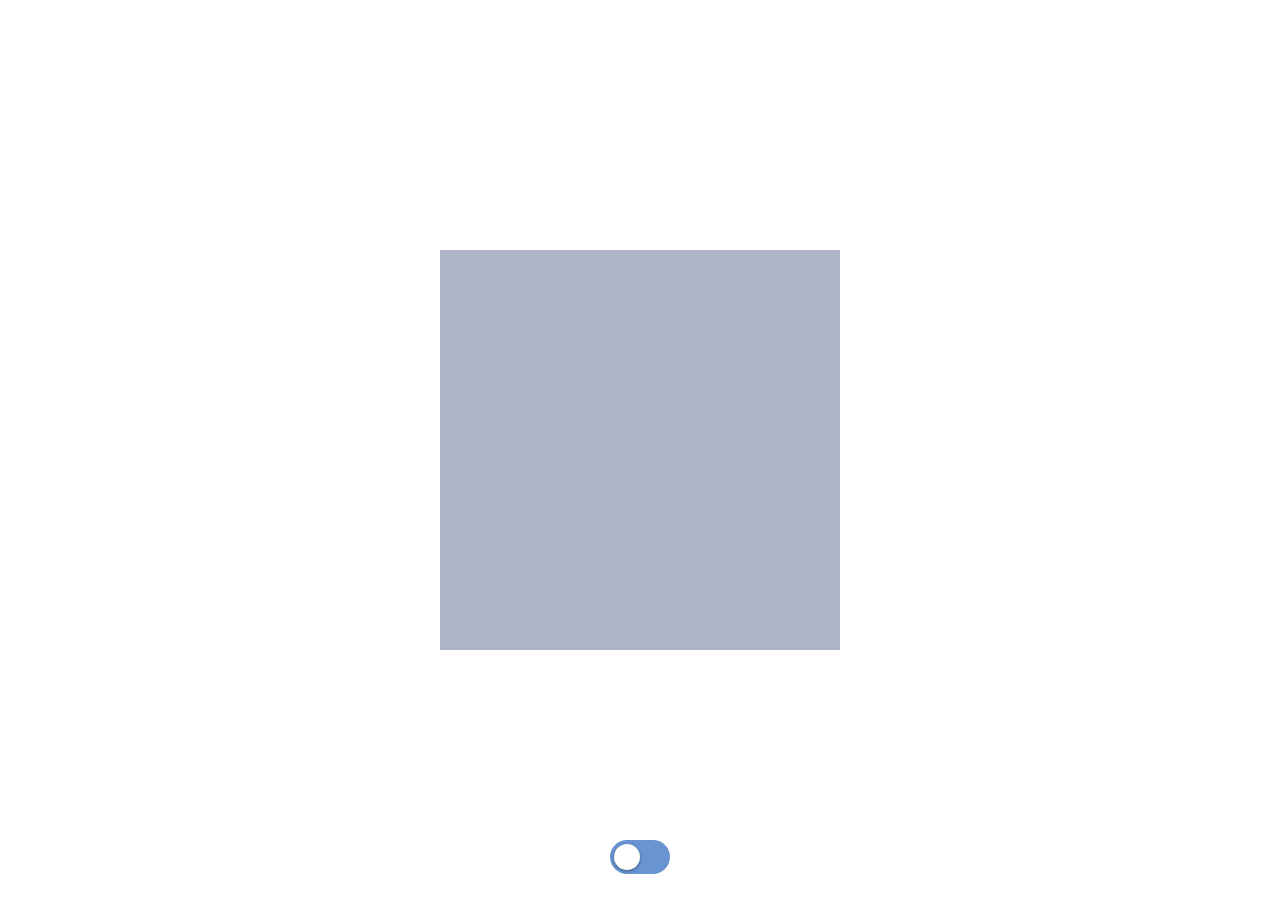
<file: 13jan/index.html>
<!DOCTYPE html>
<html lang="en">

<head>
    <meta charset="utf-8" />
    <meta name="viewport" content="width=device-width, initial-scale=1.0">

    <title>Sketch</title>

    <link href="https://cdn.jsdelivr.net/npm/bootstrap@5.3.3/dist/css/bootstrap.min.css" rel="stylesheet"
        integrity="sha384-QWTKZyjpPEjISv5WaRU9OFeRpok6YctnYmDr5pNlyT2bRjXh0JMhjY6hW+ALEwIH" crossorigin="anonymous">

    <link rel="stylesheet" type="text/css" href="style.css">

    <script src="libraries/p5.min.js"></script>
    <script src="libraries/p5.sound.min.js"></script>
</head>

<body>
    <div id="canvas-container">
        <script src="island.js"></script>
    </div>

    <div id="switch-container" class="d-flex flex-column align-items-center">
        <div class="switch">
            <input type="checkbox" id="colorToggle" />
            <label for="colorToggle" class="switch-label" aria-hidden="true"></label>
        </div>
        <div class="switch-caption mt-2"></div>
    </div>

</body>

</html>
</file>
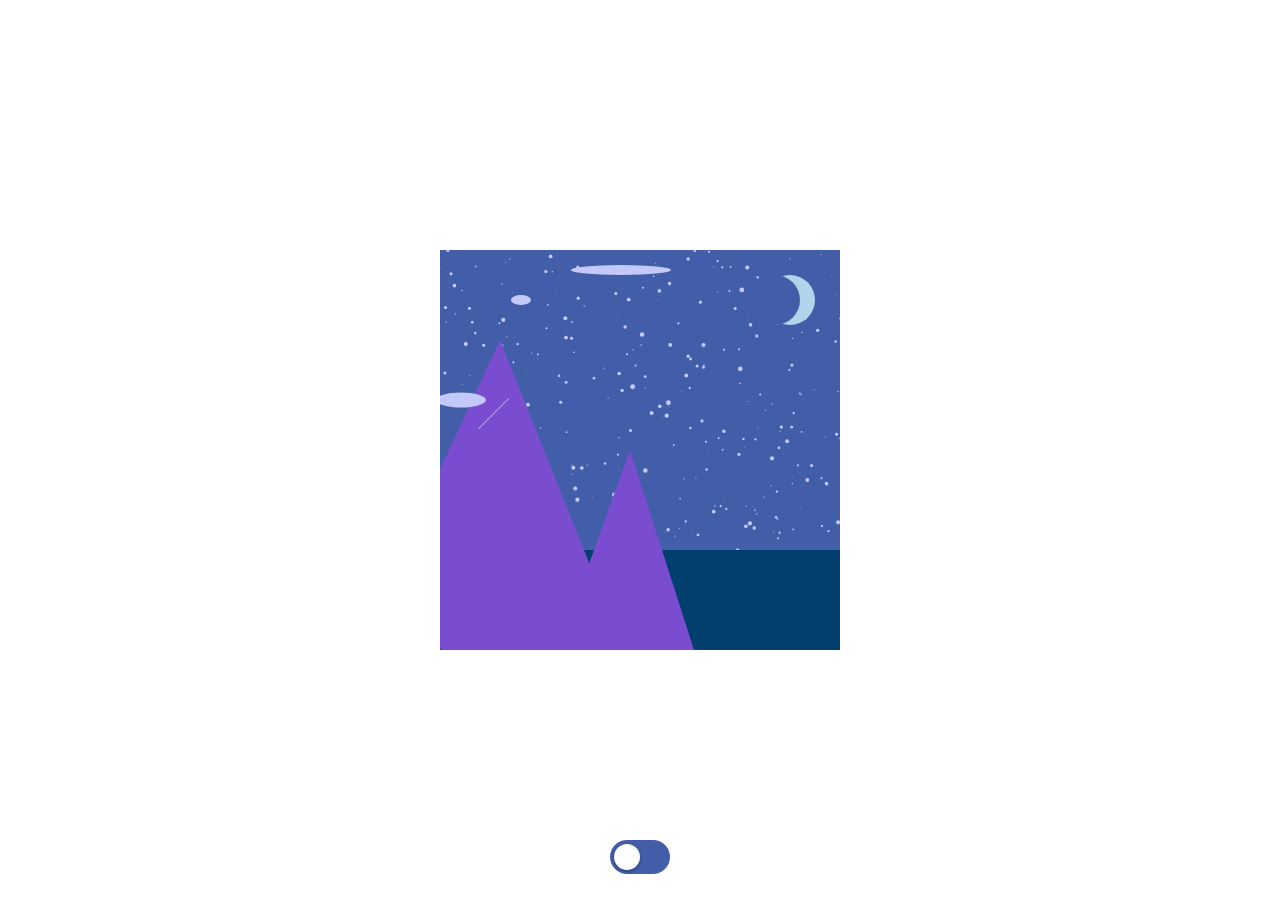
<file: 1dec/index.html>
<!DOCTYPE html>
<html lang="en">

<head>
    <meta charset="utf-8" />
    <meta name="viewport" content="width=device-width, initial-scale=1.0">

    <title>Sketch</title>

    <link href="https://cdn.jsdelivr.net/npm/bootstrap@5.3.3/dist/css/bootstrap.min.css" rel="stylesheet"
        integrity="sha384-QWTKZyjpPEjISv5WaRU9OFeRpok6YctnYmDr5pNlyT2bRjXh0JMhjY6hW+ALEwIH" crossorigin="anonymous">

    <link rel="stylesheet" type="text/css" href="style.css">

    <script src="libraries/p5.min.js"></script>
    <script src="libraries/p5.sound.min.js"></script>
</head>

<body>
    <div id="canvas-container">
        <script src="starrynight.js"></script>
    </div>

    <div id="switch-container" class="d-flex flex-column align-items-center">
        <div class="switch">
            <input type="checkbox" id="colorToggle" />
            <label for="colorToggle" class="switch-label" aria-hidden="true"></label>
        </div>
        <div class="switch-caption mt-2"></div>
    </div>
</body>

</html>
</file>
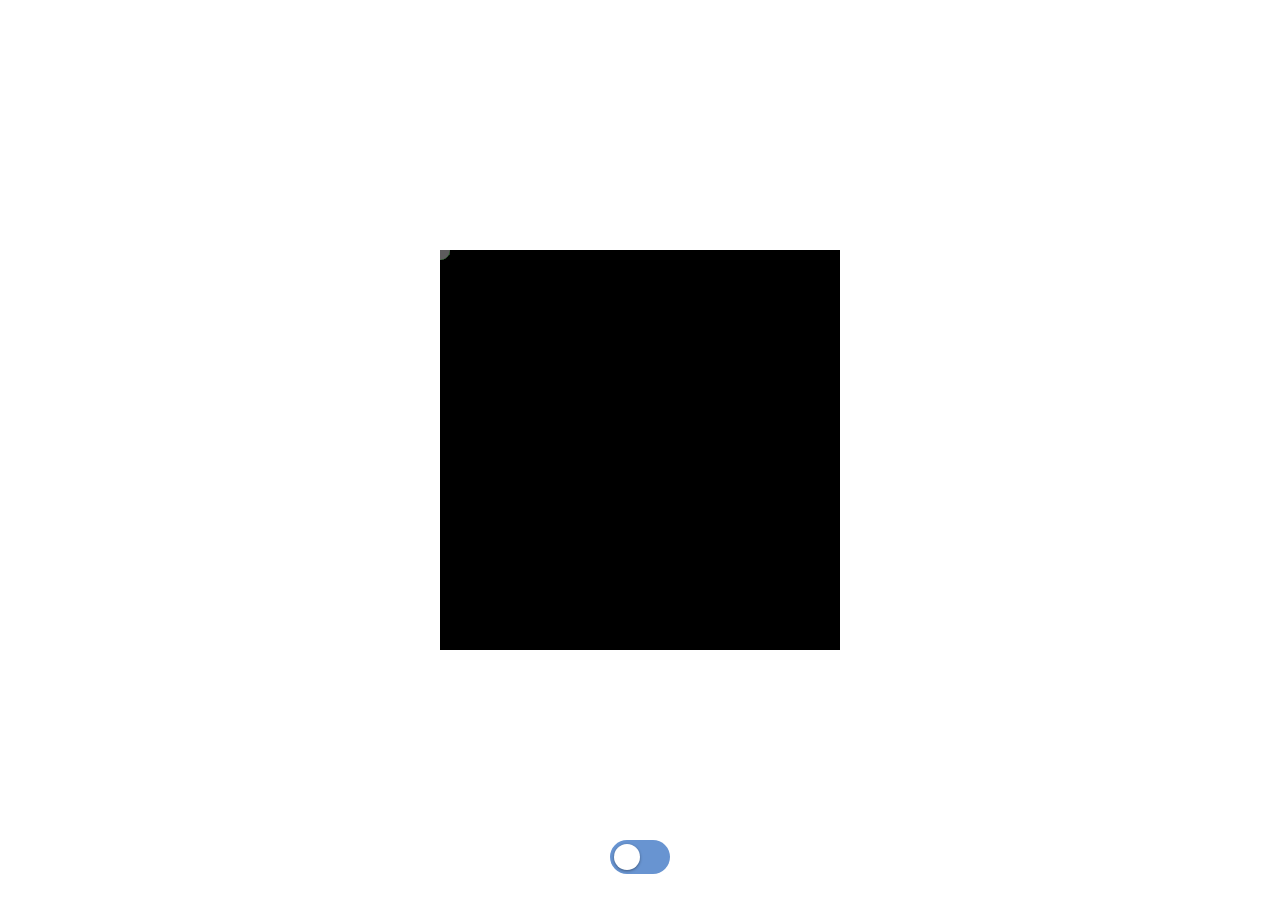
<file: 24jan/index.html>
<!DOCTYPE html>
<html lang="en">

<head>
    <meta charset="utf-8" />
    <meta name="viewport" content="width=device-width, initial-scale=1.0">

    <title>Sketch</title>

    <link href="https://cdn.jsdelivr.net/npm/bootstrap@5.3.3/dist/css/bootstrap.min.css" rel="stylesheet"
        integrity="sha384-QWTKZyjpPEjISv5WaRU9OFeRpok6YctnYmDr5pNlyT2bRjXh0JMhjY6hW+ALEwIH" crossorigin="anonymous">

    <link rel="stylesheet" type="text/css" href="style.css">

    <script src="libraries/p5.min.js"></script>
    <script src="libraries/p5.sound.min.js"></script>
</head>

<body>
    <div id="canvas-container">
        <script src="garden.js"></script>
    </div>

    <div id="switch-container" class="d-flex flex-column align-items-center">
        <div class="switch">
            <input type="checkbox" id="colorToggle" />
            <label for="colorToggle" class="switch-label" aria-hidden="true"></label>
        </div>
        <div class="switch-caption mt-2"></div>
    </div>

</body>

</html>
</file>
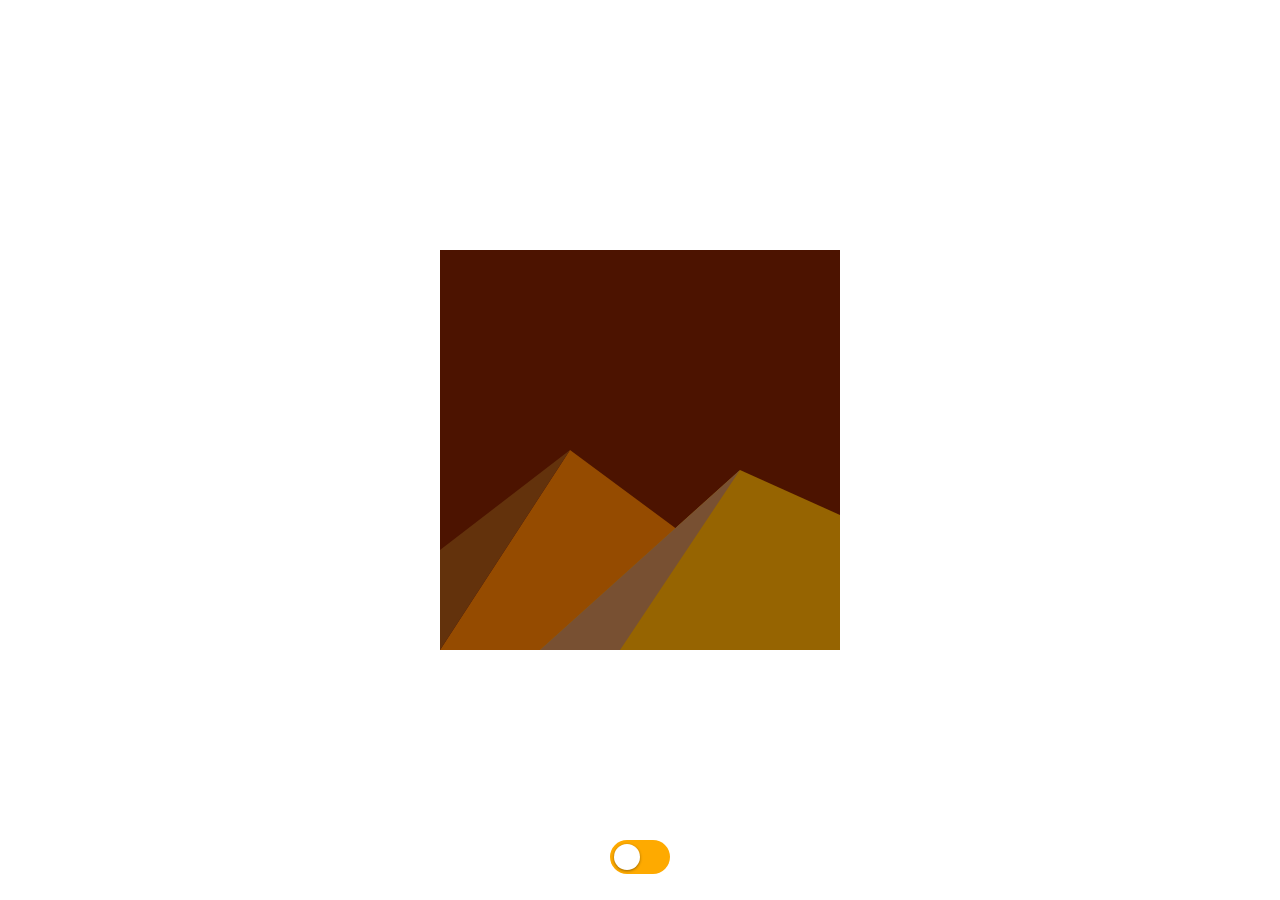
<file: 2dec/index.html>
<!DOCTYPE html>
<html lang="en">

<head>
    <meta charset="utf-8" />
    <meta name="viewport" content="width=device-width, initial-scale=1.0">

    <title>Sketch</title>

    <link href="https://cdn.jsdelivr.net/npm/bootstrap@5.3.3/dist/css/bootstrap.min.css" rel="stylesheet"
        integrity="sha384-QWTKZyjpPEjISv5WaRU9OFeRpok6YctnYmDr5pNlyT2bRjXh0JMhjY6hW+ALEwIH" crossorigin="anonymous">

    <link rel="stylesheet" type="text/css" href="style.css">

    <script src="libraries/p5.min.js"></script>
    <script src="libraries/p5.sound.min.js"></script>
</head>

<body>
    <div id="canvas-container">
        <script src="dessert.js"></script>
    </div>

    <div id="switch-container" class="d-flex flex-column align-items-center">
        <div class="switch">
            <input type="checkbox" id="colorToggle" />
            <label for="colorToggle" class="switch-label" aria-hidden="true"></label>
        </div>
        <div class="switch-caption mt-2"></div>
    </div>

</body>

</html>
</file>
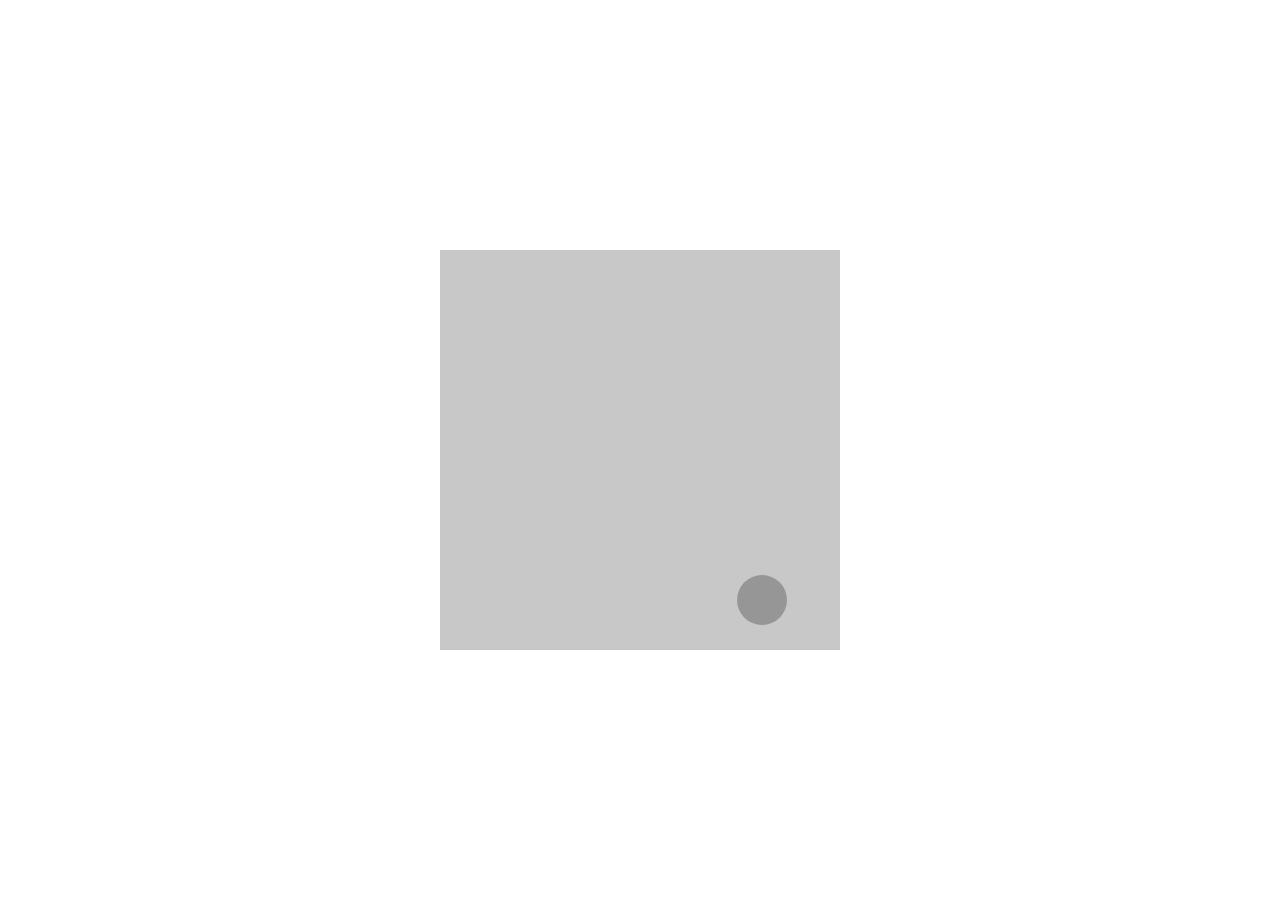
<file: 4jan/index.html>
<!DOCTYPE html>
<html lang="en">
  <head>
    <meta charset="utf-8" />
    <meta name="viewport" content="width=device-width, initial-scale=1.0">

    <title>Sketch</title>

    <link rel="stylesheet" type="text/css" href="style.css">

    <script src="libraries/p5.min.js"></script>
    <script src="libraries/p5.sound.min.js"></script>
  </head>

  <body>
    <script src="bouncingball.js"></script>
  </body>
</html>
</file>
<file: 13jan/style.css>
html,
body {
    margin: 0;
    height: 100%;
    padding: 0;
    align-items: center;
    justify-content: center;
    display: flex;
}

canvas {
    display: block;
}

/* style.css */
#canvas-container {
    display: flex;
    justify-content: center;
    /* Adds margin below the canvas to ensure space before the button */
    margin-bottom: 20px;
}

/* CSS variables for easy theming of the switch */
:root {
    --switch-track: #6894D1;
    /* track (off) */
    --switch-track-checked: #c0c0c0ff;
    /* track (on) - bootstrap primary */
    --switch-knob: #ffffff;
    /* knob color */
    --switch-knob-shadow: rgba(0, 0, 0, 0.4);
    --switch-width: 60px;
    --switch-height: 34px;
    --switch-knob-size: 26px;
}


/* Switch styles */

/* Place the switch at the bottom center of the viewport */
#switch-container {
    position: fixed;
    bottom: 18px;
    left: 50%;
    transform: translateX(-50%);
    z-index: 9999;
    pointer-events: auto;
}

.switch {
    display: inline-block;
}

.switch input {
    display: none;
}

.switch-label {
    width: var(--switch-width);
    height: var(--switch-height);
    background: var(--switch-track);
    display: block;
    border-radius: 999px;
    position: relative;
    cursor: pointer;
    transition: background 0.18s ease, box-shadow 0.18s ease;
}

.switch-label::after {
    content: '';
    width: var(--switch-knob-size);
    height: var(--switch-knob-size);
    background: var(--switch-knob);
    border-radius: 50%;
    position: absolute;
    top: calc((var(--switch-height) - var(--switch-knob-size)) / 2);
    left: 4px;
    box-shadow: 0 1px 3px var(--switch-knob-shadow);
    transition: transform 0.18s ease;
}

.switch input:checked+.switch-label {
    background: var(--switch-track-checked);
}

.switch input:checked+.switch-label::after {
    transform: translateX(calc(var(--switch-width) - var(--switch-knob-size) - 8px));
}

.switch-label:focus {
    outline: 2px solid rgba(13, 110, 253, 0.18);
    outline-offset: 3px;
}

.switch-caption {
    font-size: 0.95rem;
    color: #333;
}
</file>
<file: 1dec/style.css>
html,
body {
    margin: 0;
    height: 100%;
    padding: 0;
    align-items: center;
    justify-content: center;
    display: flex;
}

canvas {
    display: block;
}

/* style.css */
#canvas-container {
    display: flex;
    justify-content: center;
    /* Adds margin below the canvas to ensure space before the button */
    margin-bottom: 20px;
}

/* CSS variables for easy theming of the switch */
:root {
    --switch-track: #435ea9ff;
    /* track (off) */
    --switch-track-checked: #c0c0c0ff;
    /* track (on) - bootstrap primary */
    --switch-knob: #ffffff;
    /* knob color */
    --switch-knob-shadow: rgba(0, 0, 0, 0.4);
    --switch-width: 60px;
    --switch-height: 34px;
    --switch-knob-size: 26px;
}


/* Switch styles */

/* Place the switch at the bottom center of the viewport */
#switch-container {
    position: fixed;
    bottom: 18px;
    left: 50%;
    transform: translateX(-50%);
    z-index: 9999;
    pointer-events: auto;
}

.switch {
    display: inline-block;
}

.switch input {
    display: none;
}

.switch-label {
    width: var(--switch-width);
    height: var(--switch-height);
    background: var(--switch-track);
    display: block;
    border-radius: 999px;
    position: relative;
    cursor: pointer;
    transition: background 0.18s ease, box-shadow 0.18s ease;
}

.switch-label::after {
    content: '';
    width: var(--switch-knob-size);
    height: var(--switch-knob-size);
    background: var(--switch-knob);
    border-radius: 50%;
    position: absolute;
    top: calc((var(--switch-height) - var(--switch-knob-size)) / 2);
    left: 4px;
    box-shadow: 0 1px 3px var(--switch-knob-shadow);
    transition: transform 0.18s ease;
}

.switch input:checked+.switch-label {
    background: var(--switch-track-checked);
}

.switch input:checked+.switch-label::after {
    transform: translateX(calc(var(--switch-width) - var(--switch-knob-size) - 8px));
}

.switch-label:focus {
    outline: 2px solid rgba(13, 110, 253, 0.18);
    outline-offset: 3px;
}

.switch-caption {
    font-size: 0.95rem;
    color: #333;
}
</file>
<file: 24jan/style.css>
html,
body {
    margin: 0;
    height: 100%;
    padding: 0;
    align-items: center;
    justify-content: center;
    display: flex;
}

canvas {
    display: block;
}

/* style.css */
#canvas-container {
    display: flex;
    justify-content: center;
    /* Adds margin below the canvas to ensure space before the button */
    margin-bottom: 20px;
}

/* CSS variables for easy theming of the switch */
:root {
    --switch-track: #6894D1;
    /* track (off) */
    --switch-track-checked: #c0c0c0ff;
    /* track (on) - bootstrap primary */
    --switch-knob: #ffffff;
    /* knob color */
    --switch-knob-shadow: rgba(0, 0, 0, 0.4);
    --switch-width: 60px;
    --switch-height: 34px;
    --switch-knob-size: 26px;
}


/* Switch styles */

/* Place the switch at the bottom center of the viewport */
#switch-container {
    position: fixed;
    bottom: 18px;
    left: 50%;
    transform: translateX(-50%);
    z-index: 9999;
    pointer-events: auto;
}

.switch {
    display: inline-block;
}

.switch input {
    display: none;
}

.switch-label {
    width: var(--switch-width);
    height: var(--switch-height);
    background: var(--switch-track);
    display: block;
    border-radius: 999px;
    position: relative;
    cursor: pointer;
    transition: background 0.18s ease, box-shadow 0.18s ease;
}

.switch-label::after {
    content: '';
    width: var(--switch-knob-size);
    height: var(--switch-knob-size);
    background: var(--switch-knob);
    border-radius: 50%;
    position: absolute;
    top: calc((var(--switch-height) - var(--switch-knob-size)) / 2);
    left: 4px;
    box-shadow: 0 1px 3px var(--switch-knob-shadow);
    transition: transform 0.18s ease;
}

.switch input:checked+.switch-label {
    background: var(--switch-track-checked);
}

.switch input:checked+.switch-label::after {
    transform: translateX(calc(var(--switch-width) - var(--switch-knob-size) - 8px));
}

.switch-label:focus {
    outline: 2px solid rgba(13, 110, 253, 0.18);
    outline-offset: 3px;
}

.switch-caption {
    font-size: 0.95rem;
    color: #333;
}
</file>
<file: 2dec/style.css>
html,
body {
    margin: 0;
    height: 100%;
    padding: 0;
    align-items: center;
    justify-content: center;
    display: flex;
}

canvas {
    display: block;
}

/* style.css */
#canvas-container {
    display: flex;
    justify-content: center;
    /* Adds margin below the canvas to ensure space before the button */
    margin-bottom: 20px;
}

/* CSS variables for easy theming of the switch */
:root {
    --switch-track: #FEAA00;
    /* track (off) */
    --switch-track-checked: #c0c0c0ff;
    /* track (on) - bootstrap primary */
    --switch-knob: #ffffff;
    /* knob color */
    --switch-knob-shadow: rgba(0, 0, 0, 0.4);
    --switch-width: 60px;
    --switch-height: 34px;
    --switch-knob-size: 26px;
}


/* Switch styles */

/* Place the switch at the bottom center of the viewport */
#switch-container {
    position: fixed;
    bottom: 18px;
    left: 50%;
    transform: translateX(-50%);
    z-index: 9999;
    pointer-events: auto;
}

.switch {
    display: inline-block;
}

.switch input {
    display: none;
}

.switch-label {
    width: var(--switch-width);
    height: var(--switch-height);
    background: var(--switch-track);
    display: block;
    border-radius: 999px;
    position: relative;
    cursor: pointer;
    transition: background 0.18s ease, box-shadow 0.18s ease;
}

.switch-label::after {
    content: '';
    width: var(--switch-knob-size);
    height: var(--switch-knob-size);
    background: var(--switch-knob);
    border-radius: 50%;
    position: absolute;
    top: calc((var(--switch-height) - var(--switch-knob-size)) / 2);
    left: 4px;
    box-shadow: 0 1px 3px var(--switch-knob-shadow);
    transition: transform 0.18s ease;
}

.switch input:checked+.switch-label {
    background: var(--switch-track-checked);
}

.switch input:checked+.switch-label::after {
    transform: translateX(calc(var(--switch-width) - var(--switch-knob-size) - 8px));
}

.switch-label:focus {
    outline: 2px solid rgba(13, 110, 253, 0.18);
    outline-offset: 3px;
}

.switch-caption {
    font-size: 0.95rem;
    color: #333;
}
</file>
<file: 4jan/style.css>
html,
body {
    margin: 0;
    height: 100%;
    padding: 0;
    align-items: center;
    justify-content: center;
    display: flex;
}

canvas {
    display: block;
}
</file>
